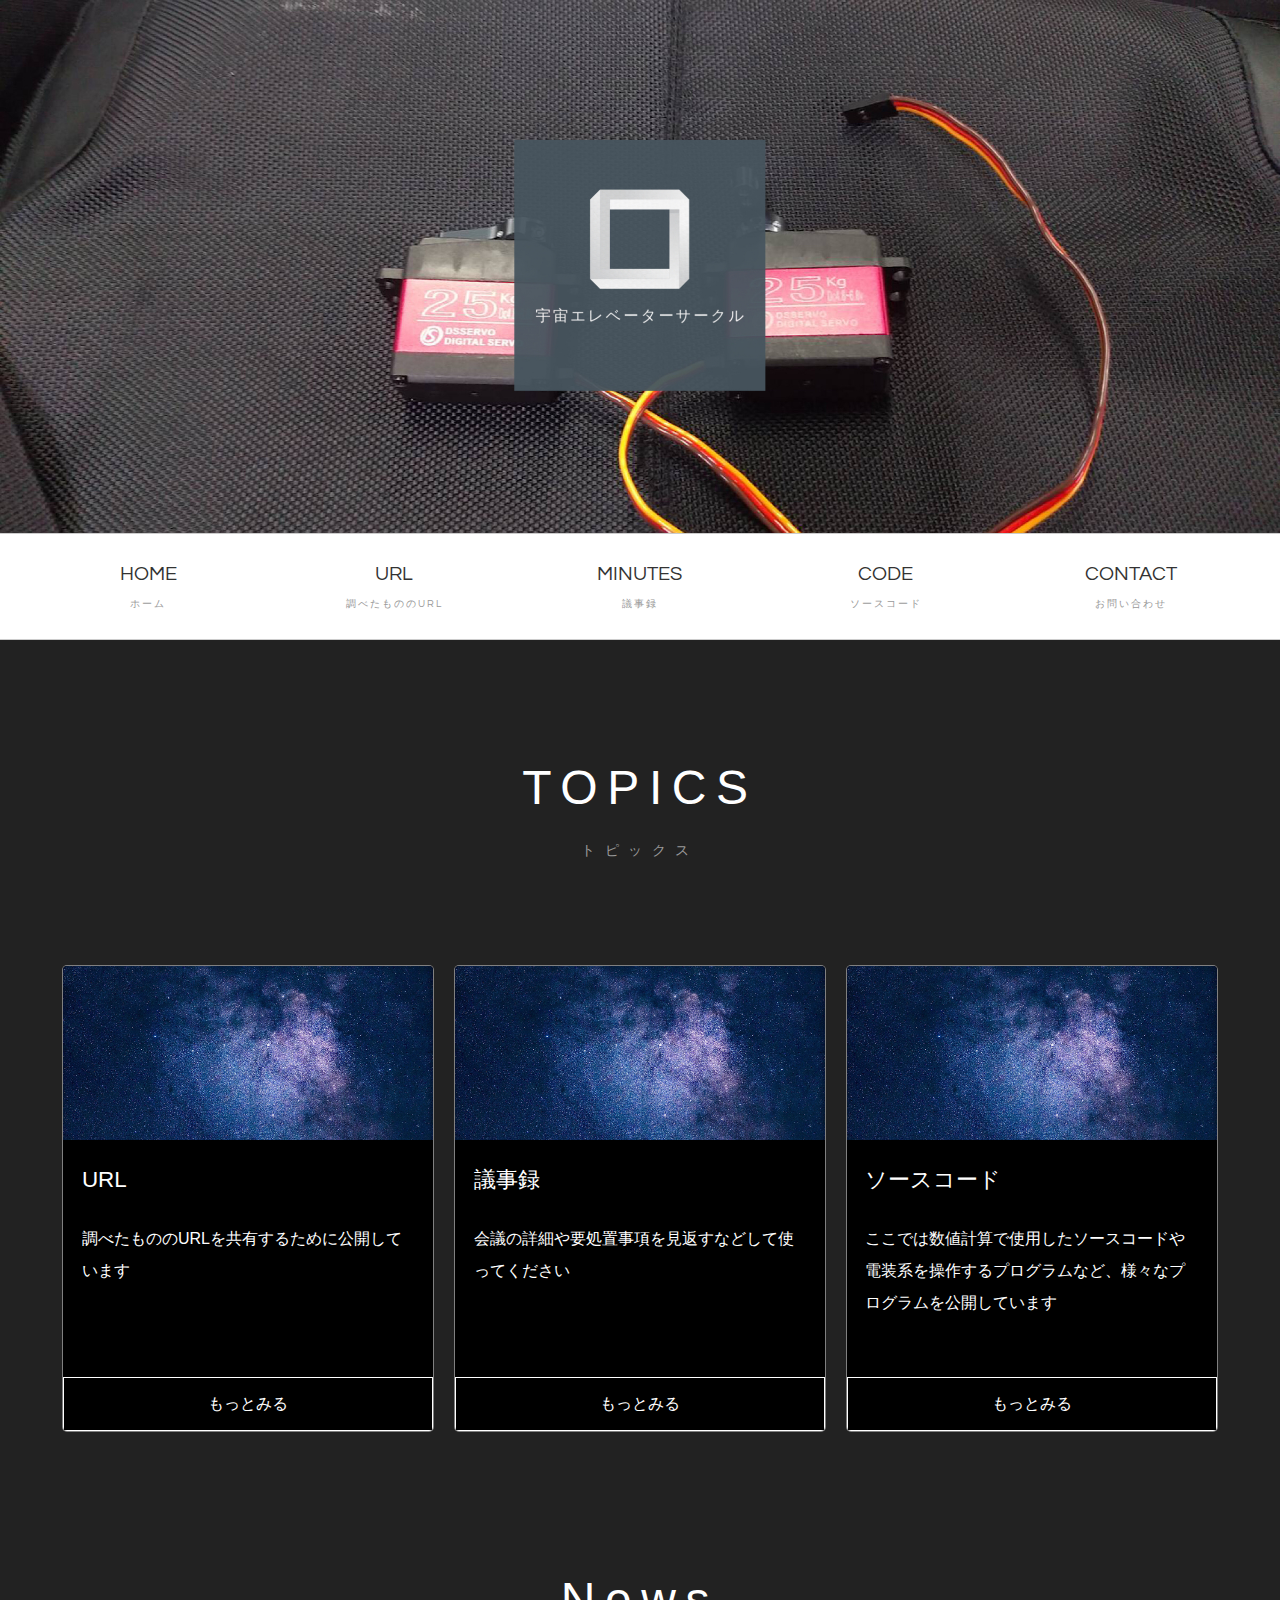
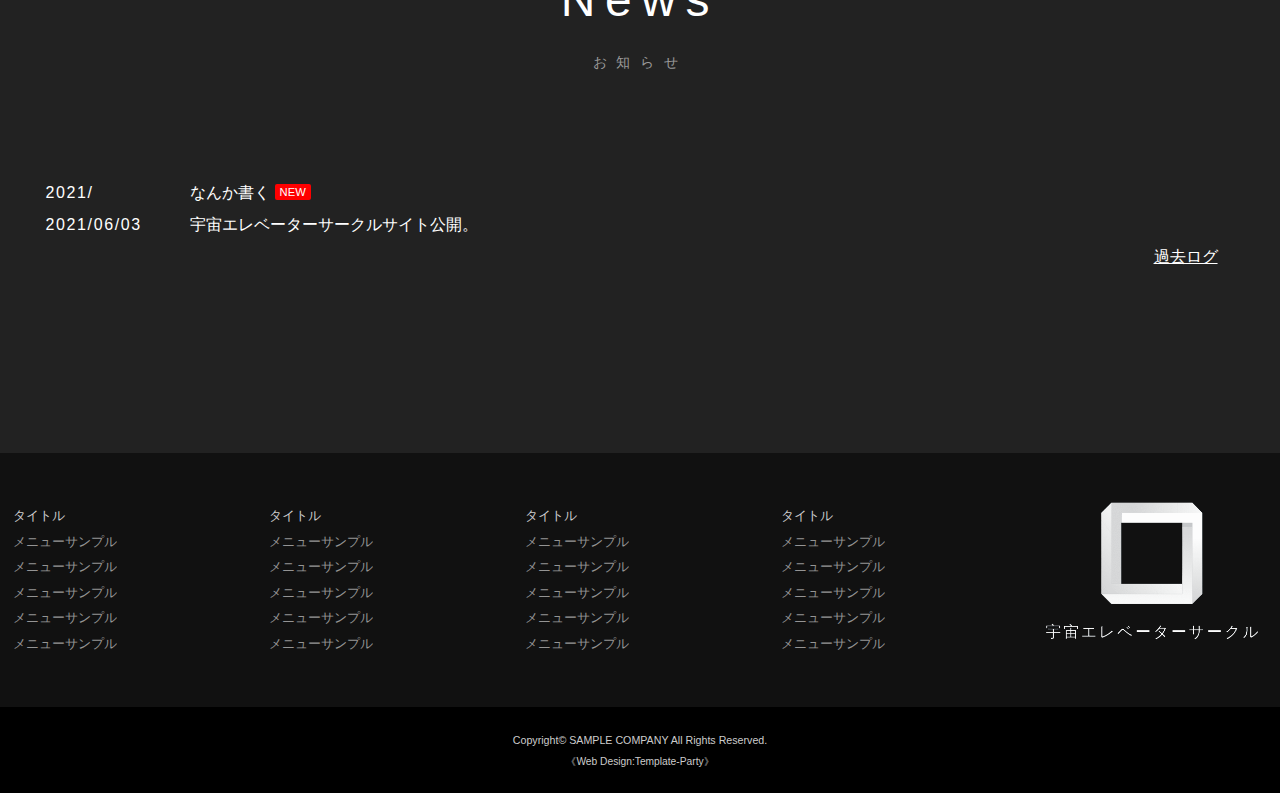
<file: index.html>
<!DOCTYPE html>
<html lang="ja">
<head>
<meta charset="UTF-8">
<meta http-equiv="X-UA-Compatible" content="IE=edge">
<title>宇宙エレベーターサークル</title>
<meta name="viewport" content="width=device-width, initial-scale=1">
<meta name="description" content="このホームページはサークル活動の記録をします">
<meta name="keywords" content="">
<link rel="stylesheet" href="css/style.css">
<link rel="stylesheet" href="css/slide.css">
<script src="js/openclose.js"></script>
<script src="js/fixmenu.js"></script>
<script src="js/fixmenu_pagetop.js"></script>
<script src="js/ddmenu_min.js"></script>
<!--[if lt IE 9]>
<script src="https://oss.maxcdn.com/html5shiv/3.7.2/html5shiv.min.js"></script>
<script src="https://oss.maxcdn.com/respond/1.4.2/respond.min.js"></script>
<![endif]-->
</head>

<body class="home">

<div id="container">

<header>
<h1 id="logo"><a href="index.html"><img src="images/logo.png" alt="SAMPLE COMPANY"></a></h1>
<!--スライドショー-->
<aside id="mainimg">
<img src="images/0.png" alt="" class="slide0">
<img src="images/1.jpg" alt="" class="slide1">
<img src="images/2.jpg" alt="" class="slide2">
<img src="images/3.jpg" alt="" class="slide3">
</aside>
</header>

<!--PC用（801px以上端末）メニュー-->
<nav id="menubar" class="nav-fix-pos">
<ul class="inner">
<li><a href="index.html">HOME<span>ホーム</span></a></li>
<li><a href="about.html">URL<span>調べたもののURL</span></a></li>
<li><a href="works.html" class="cursor-default">MINUTES<span>議事録</span></a>
</li>
<li><a href="recruit.html">CODE<span>ソースコード</span></a></li>
<li><a href="contact.html">CONTACT<span>お問い合わせ</span></a></li>
</ul>
</nav>

<!--小さな端末用（800px以下端末）メニュー-->
<nav id="menubar-s">
<ul>
<li><a href="index.html">HOME<span>ホーム</span></a></li>
<li><a href="about.html">URL<span>調べたもののURL</span></a></li>
<li><a href="works.html">MINUTES<span>議事録</span></a>
</li>
<li><a href="recruit.html">CODE<span>ソースコード</span></a></li>
<li><a href="contact.html">CONTACT<span>お問い合わせ</span></a></li>
</ul>
</nav>

<div id="contents">

<div class="inner">

<section>

<h2>TOPICS<span>トピックス</span></h2>

<div class="list-column-container">

<div class="list-column">
<figure><img src="images/sample1.jpg" alt=""></figure>
<div class="text">
<h4>URL</h4>
<p>調べたもののURLを共有するために公開しています</p>
</div>
<p class="btn1"><a href="#">もっとみる</a></p>
</div>

<div class="list-column">
<figure><img src="images/sample1.jpg" alt=""></figure>
<div class="text">
<h4>議事録</h4>
<p>会議の詳細や要処置事項を見返すなどして使ってください</p>
</div>
<p class="btn1"><a href="#">もっとみる</a></p>
</div>

<div class="list-column">
<figure><img src="images/sample1.jpg" alt=""></figure>
<div class="text">
<h4>ソースコード</h4>
<p>ここでは数値計算で使用したソースコードや電装系を操作するプログラムなど、様々なプログラムを公開しています</p>
</div>
<p class="btn1"><a href="#">もっとみる</a></p>
</div>

</div>
<!--/.list-column-container-->

</section>

<section id="new">

<h2>News<span>お知らせ</span></h2>
<dl>
<dt>2021/</dt>
<dd>なんか書く<span class="newicon">NEW</span></dd>
<dt>2021/06/03</dt>
<dd>宇宙エレベーターサークルサイト公開。</dd>
</dl>
<p class="r"><a href="#">過去ログ</a></p>

</section>
<!--/#new-->

<section>

</section>

</div>
<!--/.inner-->

</div>
<!--/#contents-->

<footer>

<div id="footermenu" class="inner">
<ul>
<li class="title">タイトル</li>
<li><a href="#">メニューサンプル</a></li>
<li><a href="#">メニューサンプル</a></li>
<li><a href="#">メニューサンプル</a></li>
<li><a href="#">メニューサンプル</a></li>
<li><a href="#">メニューサンプル</a></li>
</ul>
<ul>
<li class="title">タイトル</li>
<li><a href="#">メニューサンプル</a></li>
<li><a href="#">メニューサンプル</a></li>
<li><a href="#">メニューサンプル</a></li>
<li><a href="#">メニューサンプル</a></li>
<li><a href="#">メニューサンプル</a></li>
</ul>
<ul>
<li class="title">タイトル</li>
<li><a href="#">メニューサンプル</a></li>
<li><a href="#">メニューサンプル</a></li>
<li><a href="#">メニューサンプル</a></li>
<li><a href="#">メニューサンプル</a></li>
<li><a href="#">メニューサンプル</a></li>
</ul>
<ul>
<li class="title">タイトル</li>
<li><a href="#">メニューサンプル</a></li>
<li><a href="#">メニューサンプル</a></li>
<li><a href="#">メニューサンプル</a></li>
<li><a href="#">メニューサンプル</a></li>
<li><a href="#">メニューサンプル</a></li>
</ul>
</div>
<!--/#footermenu-->

<div id="copyright">

<small>Copyright&copy; <a href="index.html">SAMPLE COMPANY</a> All Rights Reserved.</small>
<span class="pr"><a href="https://template-party.com/" target="_blank">《Web Design:Template-Party》</a></span>
</div>
<!--/#copyright-->

</footer>

</div>
<!--/#container-->

<p class="nav-fix-pos-pagetop"><a href="#">↑</a></p>

<!--メニュー開閉ボタン-->
<div id="menubar_hdr" class="close"></div>

<!--メニューの開閉処理-->
<script>
open_close("menubar_hdr", "menubar-s");
</script>

<!--「WORKS」の子メニュー-->
<script>
	open_close("menubar_hdr2", "menubar-s2");
</script>

</body>
</html>
</file>
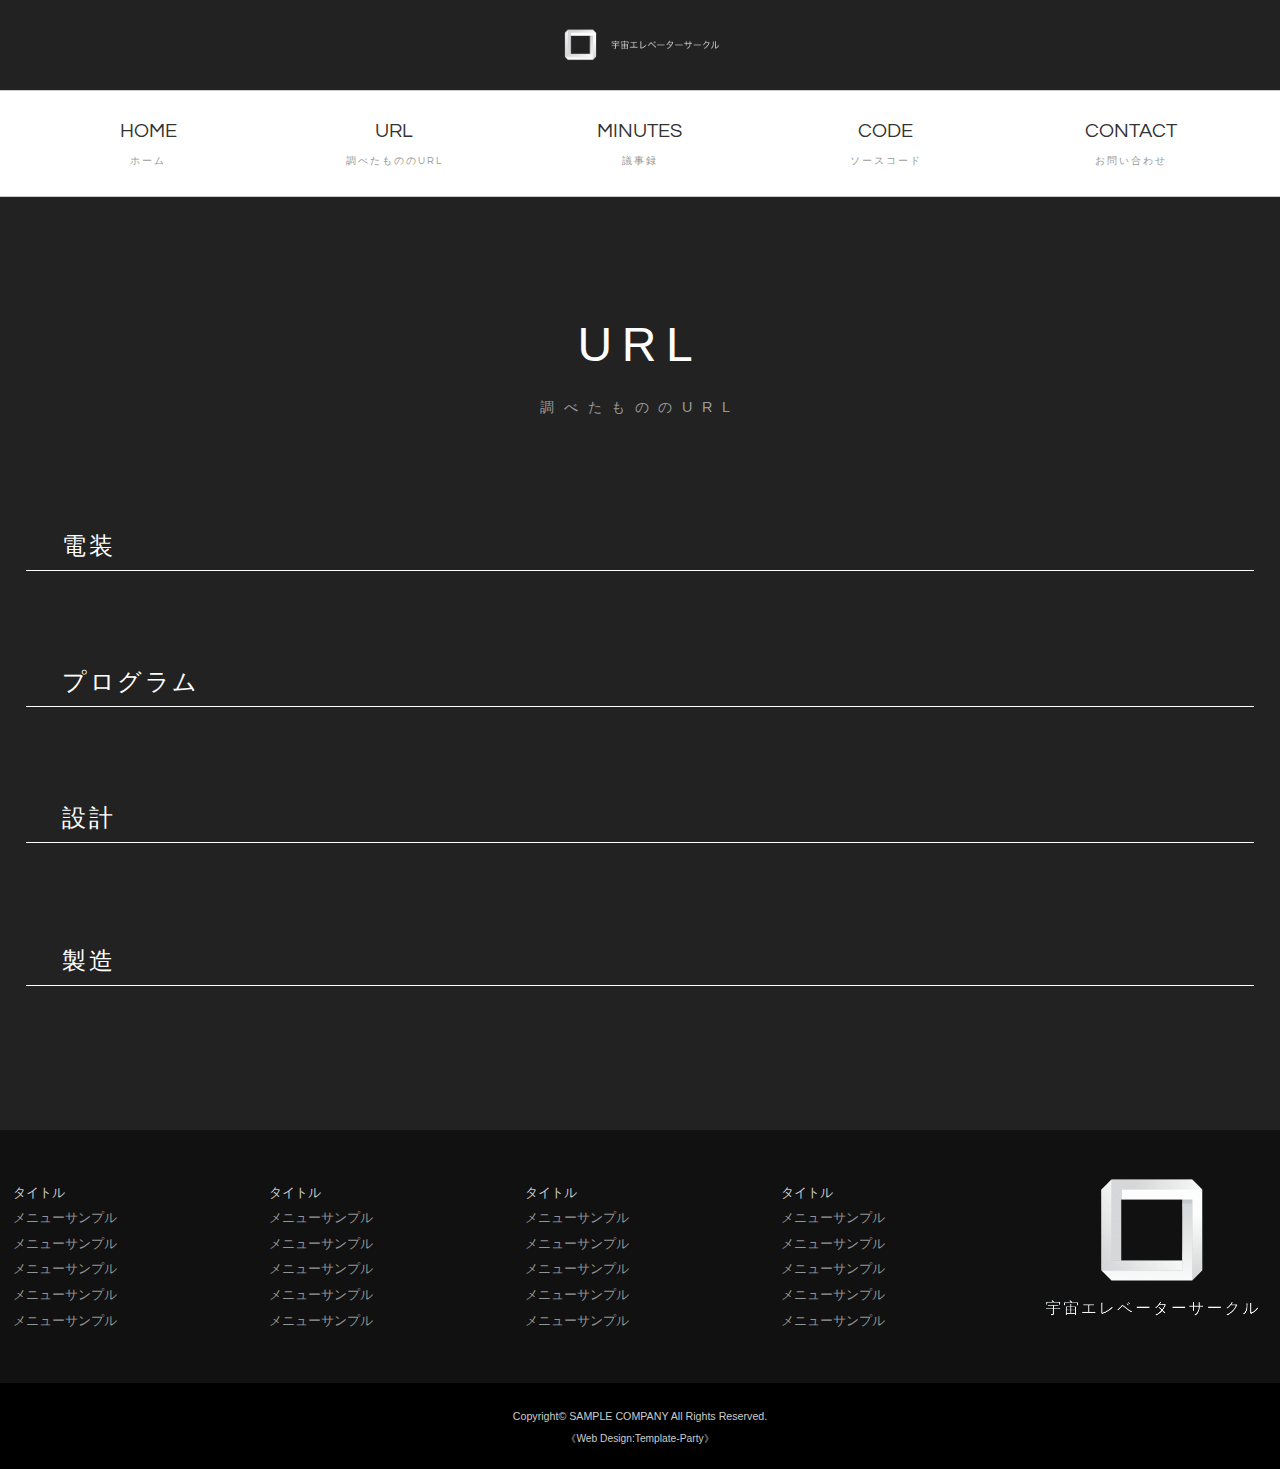
<file: about.html>
<!DOCTYPE html>
<html lang="ja">
<head>
<meta charset="UTF-8">
<meta http-equiv="X-UA-Compatible" content="IE=edge">
<title>宇宙エレベーターサークル</title>
<meta name="viewport" content="width=device-width, initial-scale=1">
<meta name="description" content="">
<meta name="keywords" content="">
<link rel="stylesheet" href="css/style.css">
<script src="js/openclose.js"></script>
<script src="js/fixmenu.js"></script>
<script src="js/fixmenu_pagetop.js"></script>
<script src="js/ddmenu_min.js"></script>
<!--[if lt IE 9]>
<script src="https://oss.maxcdn.com/html5shiv/3.7.2/html5shiv.min.js"></script>
<script src="https://oss.maxcdn.com/respond/1.4.2/respond.min.js"></script>
<![endif]-->
</head>

<body>

<div id="container">

<header>
<h1 id="logo"><a href="index.html"><img src="images/logo.png" alt="SAMPLE COMPANY"></a></h1>
</header>

<!--PC用（801px以上端末）メニュー-->
<nav id="menubar" class="nav-fix-pos">
<ul class="inner">
<li><a href="index.html">HOME<span>ホーム</span></a></li>
<li><a href="about.html">URL<span>調べたもののURL</span></a></li>
<li><a href="works.html" class="cursor-default">MINUTES<span>議事録</span></a>
</li>
<li><a href="recruit.html">CODE<span>ソースコード</span></a></li>
<li><a href="contact.html">CONTACT<span>お問い合わせ</span></a></li>
</ul>
</nav>

<!--小さな端末用（800px以下端末）メニュー-->
<nav id="menubar-s">
<ul>
<li><a href="index.html">HOME<span>ホーム</span></a></li>
<li><a href="about.html">URL<span>調べたもののURL</span></a></li>
<li><a href="works.html">MINUTES<span>議事録</span></a>
</li>
<li><a href="recruit.html">CODE<span>ソースコード</span></a></li>
<li><a href="contact.html">CONTACT<span>お問い合わせ</span></a></li>
</ul>
</nav>

<div id="contents">

<div class="inner">

<section>

<h2>URL<span>調べたもののURL</span></h2>

<h3>電装</h3>
<p></p>
<br>

<h3>プログラム</h3>
<p></p>
<br>

<h3>設計</h3>
<br>
<br>

<h3>製造</h3>
<br>
<br>

</section>

</div>
<!--/.inner-->

</div>
<!--/#contents-->

<footer>

<div id="footermenu" class="inner">
<ul>
<li class="title">タイトル</li>
<li><a href="#">メニューサンプル</a></li>
<li><a href="#">メニューサンプル</a></li>
<li><a href="#">メニューサンプル</a></li>
<li><a href="#">メニューサンプル</a></li>
<li><a href="#">メニューサンプル</a></li>
</ul>
<ul>
<li class="title">タイトル</li>
<li><a href="#">メニューサンプル</a></li>
<li><a href="#">メニューサンプル</a></li>
<li><a href="#">メニューサンプル</a></li>
<li><a href="#">メニューサンプル</a></li>
<li><a href="#">メニューサンプル</a></li>
</ul>
<ul>
<li class="title">タイトル</li>
<li><a href="#">メニューサンプル</a></li>
<li><a href="#">メニューサンプル</a></li>
<li><a href="#">メニューサンプル</a></li>
<li><a href="#">メニューサンプル</a></li>
<li><a href="#">メニューサンプル</a></li>
</ul>
<ul>
<li class="title">タイトル</li>
<li><a href="#">メニューサンプル</a></li>
<li><a href="#">メニューサンプル</a></li>
<li><a href="#">メニューサンプル</a></li>
<li><a href="#">メニューサンプル</a></li>
<li><a href="#">メニューサンプル</a></li>
</ul>
</div>
<!--/#footermenu-->

<div id="copyright">
<small>Copyright&copy; <a href="index.html">SAMPLE COMPANY</a> All Rights Reserved.</small>
<span class="pr"><a href="https://template-party.com/" target="_blank">《Web Design:Template-Party》</a></span>
</div>
<!--/#copyright-->

</footer>

</div>
<!--/#container-->

<p class="nav-fix-pos-pagetop"><a href="#">↑</a></p>

<!--メニュー開閉ボタン-->
<div id="menubar_hdr" class="close"></div>

<!--メニューの開閉処理-->
<script>
open_close("menubar_hdr", "menubar-s");
</script>

<!--「WORKS」の子メニュー-->
<script>
	open_close("menubar_hdr2", "menubar-s2");
</script>

</body>
</html>
</file>
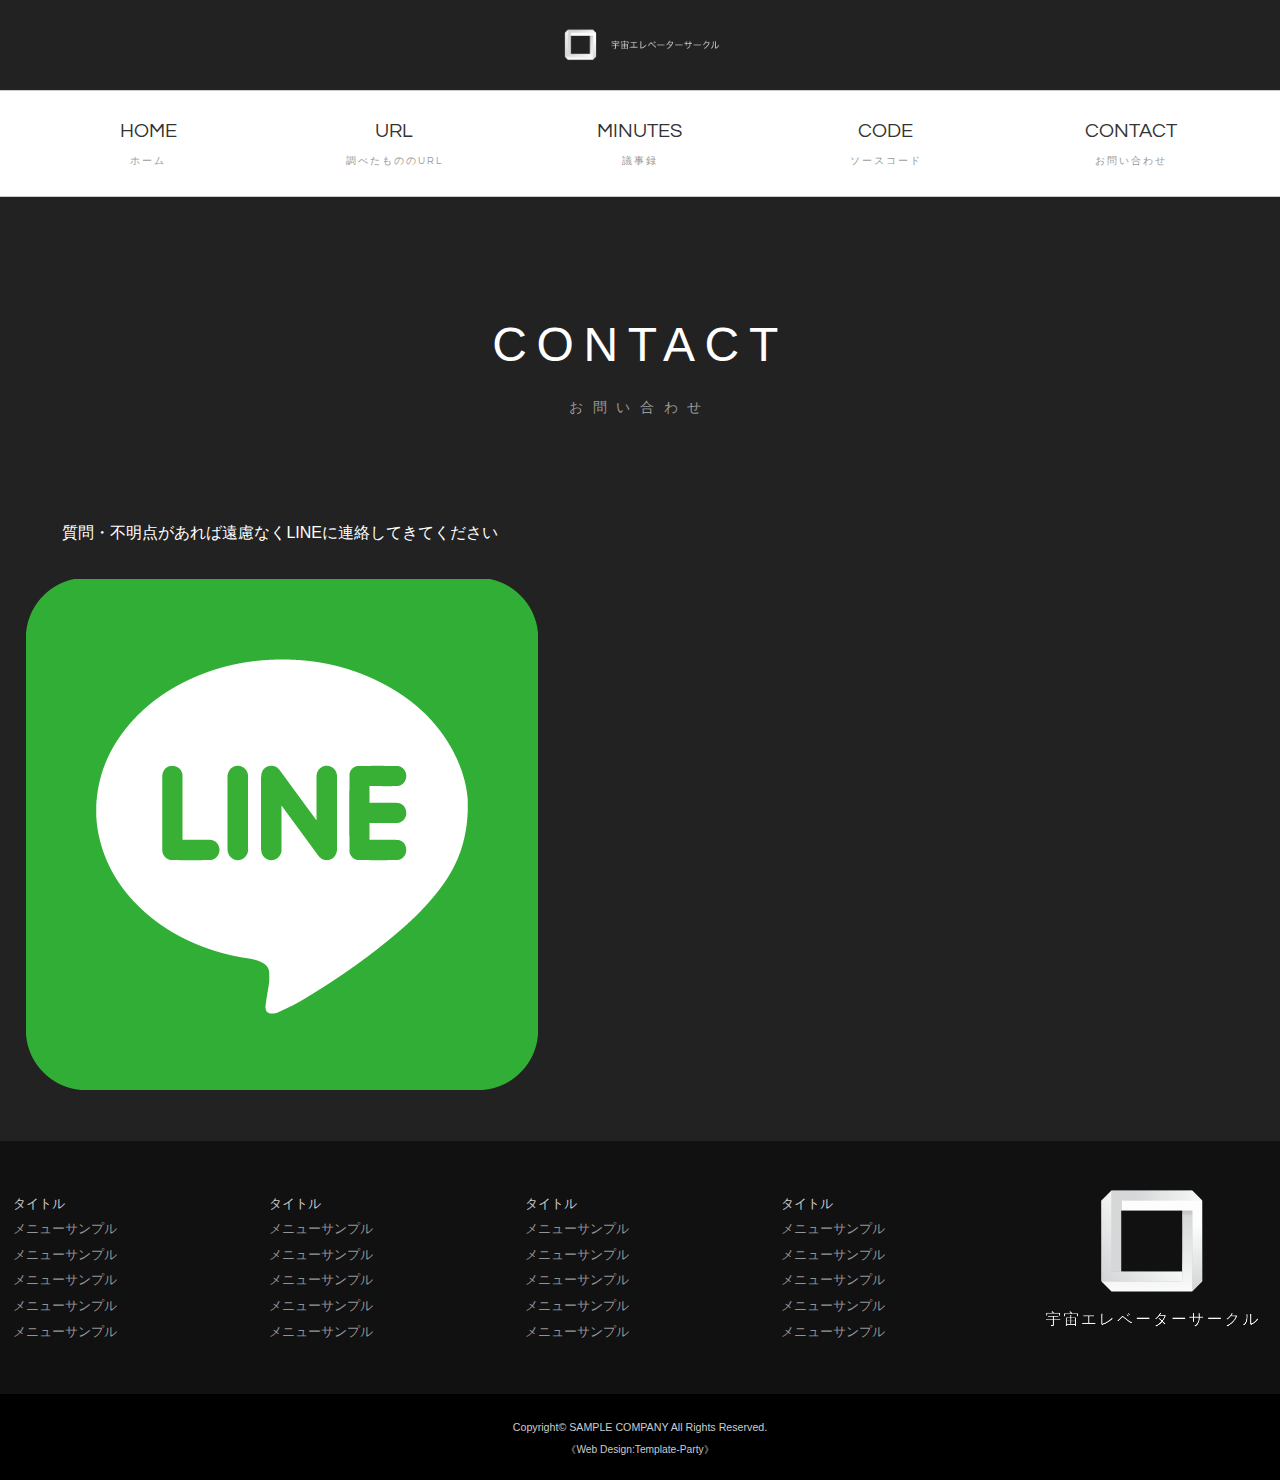
<file: contact.html>
<!DOCTYPE html>
<html lang="ja">
<head>
<meta charset="UTF-8">
<meta http-equiv="X-UA-Compatible" content="IE=edge">
<title>宇宙エレベーターサークル</title>
<meta name="viewport" content="width=device-width, initial-scale=1">
<meta name="description" content="">
<meta name="keywords" content="">
<link rel="stylesheet" href="css/style.css">
<script src="js/openclose.js"></script>
<script src="js/fixmenu.js"></script>
<script src="js/fixmenu_pagetop.js"></script>
<script src="js/ddmenu_min.js"></script>
<!--[if lt IE 9]>
<script src="https://oss.maxcdn.com/html5shiv/3.7.2/html5shiv.min.js"></script>
<script src="https://oss.maxcdn.com/respond/1.4.2/respond.min.js"></script>
<![endif]-->
</head>

<body>

<div id="container">

<header>
<h1 id="logo"><a href="index.html"><img src="images/logo.png" alt="SAMPLE COMPANY"></a></h1>
</header>

<!--PC用（801px以上端末）メニュー-->
<nav id="menubar" class="nav-fix-pos">
<ul class="inner">
<li><a href="index.html">HOME<span>ホーム</span></a></li>
<li><a href="about.html">URL<span>調べたもののURL</span></a></li>
<li><a href="works.html" class="cursor-default">MINUTES<span>議事録</span></a>
</li>
<li><a href="recruit.html">CODE<span>ソースコード</span></a></li>
<li><a href="contact.html">CONTACT<span>お問い合わせ</span></a></li>
</ul>
</nav>

<!--小さな端末用（800px以下端末）メニュー-->
<nav id="menubar-s">
<ul>
<li><a href="index.html">HOME<span>ホーム</span></a></li>
<li><a href="about.html">URL<span>調べたもののURL</span></a></li>
<li><a href="works.html">MINUTES<span>議事録</span></a>
</li>
<li><a href="recruit.html">CODE<span>ソースコード</span></a></li>
<li><a href="contact.html">CONTACT<span>お問い合わせ</span></a></li>
</ul>
</nav>

<div id="contents">

<div class="inner">

<section>

<h2>CONTACT<span>お問い合わせ</span></h2>
<p class="check">質問・不明点があれば遠慮なくLINEに連絡してきてください</p>
<a href="https://line.me/ti/p/v0sKVAn7Iz"><img src="images/line.png" class="icon "alt="Facebook"></a>

</section>

</div>
<!--/.inner-->

</div>
<!--/#contents-->

<footer>

<div id="footermenu" class="inner">
<ul>
<li class="title">タイトル</li>
<li><a href="#">メニューサンプル</a></li>
<li><a href="#">メニューサンプル</a></li>
<li><a href="#">メニューサンプル</a></li>
<li><a href="#">メニューサンプル</a></li>
<li><a href="#">メニューサンプル</a></li>
</ul>
<ul>
<li class="title">タイトル</li>
<li><a href="#">メニューサンプル</a></li>
<li><a href="#">メニューサンプル</a></li>
<li><a href="#">メニューサンプル</a></li>
<li><a href="#">メニューサンプル</a></li>
<li><a href="#">メニューサンプル</a></li>
</ul>
<ul>
<li class="title">タイトル</li>
<li><a href="#">メニューサンプル</a></li>
<li><a href="#">メニューサンプル</a></li>
<li><a href="#">メニューサンプル</a></li>
<li><a href="#">メニューサンプル</a></li>
<li><a href="#">メニューサンプル</a></li>
</ul>
<ul>
<li class="title">タイトル</li>
<li><a href="#">メニューサンプル</a></li>
<li><a href="#">メニューサンプル</a></li>
<li><a href="#">メニューサンプル</a></li>
<li><a href="#">メニューサンプル</a></li>
<li><a href="#">メニューサンプル</a></li>
</ul>
</div>
<!--/#footermenu-->

<div id="copyright">

<small>Copyright&copy; <a href="index.html">SAMPLE COMPANY</a> All Rights Reserved.</small>
<span class="pr"><a href="https://template-party.com/" target="_blank">《Web Design:Template-Party》</a></span>
</div>
<!--/#copyright-->

</footer>

</div>
<!--/#container-->

<p class="nav-fix-pos-pagetop"><a href="#">↑</a></p>

<!--メニュー開閉ボタン-->
<div id="menubar_hdr" class="close"></div>

<!--メニューの開閉処理-->
<script>
open_close("menubar_hdr", "menubar-s");
</script>

<!--「WORKS」の子メニュー-->
<script>
	open_close("menubar_hdr2", "menubar-s2");
</script>

</body>
</html>
</file>
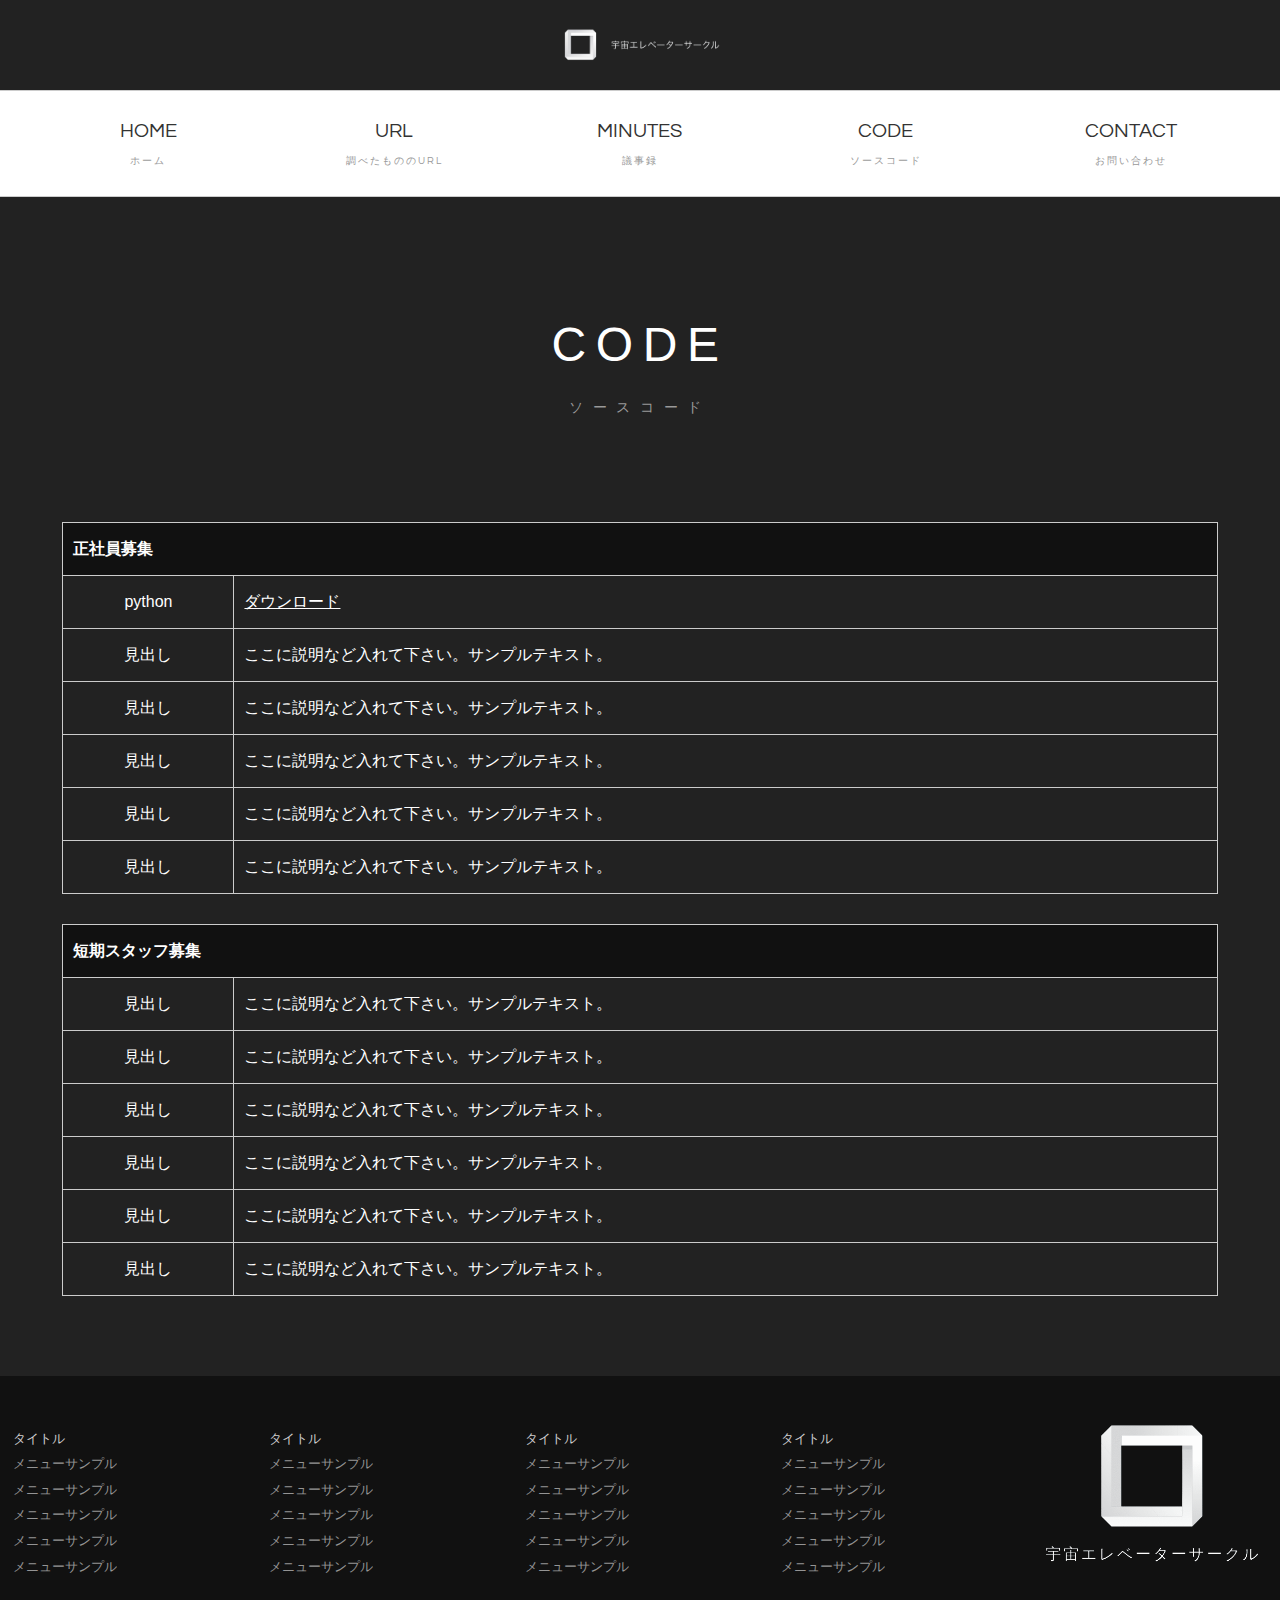
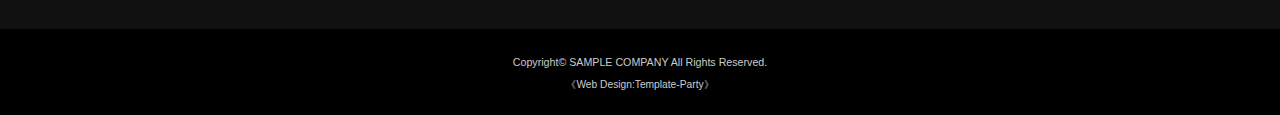
<file: recruit.html>
<!DOCTYPE html>
<html lang="ja">
<head>
<meta charset="UTF-8">
<meta http-equiv="X-UA-Compatible" content="IE=edge">
<title>宇宙エレベーターサークル</title>
<meta name="viewport" content="width=device-width, initial-scale=1">
<meta name="description" content="">
<meta name="keywords" content="">
<link rel="stylesheet" href="css/style.css">
<script src="js/openclose.js"></script>
<script src="js/fixmenu.js"></script>
<script src="js/fixmenu_pagetop.js"></script>
<script src="js/ddmenu_min.js"></script>
<!--[if lt IE 9]>
<script src="https://oss.maxcdn.com/html5shiv/3.7.2/html5shiv.min.js"></script>
<script src="https://oss.maxcdn.com/respond/1.4.2/respond.min.js"></script>
<![endif]-->
</head>

<body>

<div id="container">

<header>
<h1 id="logo"><a href="index.html"><img src="images/logo.png" alt="SAMPLE COMPANY"></a></h1>
</header>

<!--PC用（801px以上端末）メニュー-->
<nav id="menubar" class="nav-fix-pos">
<ul class="inner">
<li><a href="index.html">HOME<span>ホーム</span></a></li>
<li><a href="about.html">URL<span>調べたもののURL</span></a></li>
<li><a href="works.html" class="cursor-default">MINUTES<span>議事録</span></a>
</li>
<li><a href="recruit.html">CODE<span>ソースコード</span></a></li>
<li><a href="contact.html">CONTACT<span>お問い合わせ</span></a></li>
</ul>
</nav>

<!--小さな端末用（800px以下端末）メニュー-->
<nav id="menubar-s">
<ul>
<li><a href="index.html">HOME<span>ホーム</span></a></li>
<li><a href="about.html">URL<span>調べたもののURL</span></a></li>
<li><a href="works.html">MINUTES<span>議事録</span></a>
</li>
<li><a href="recruit.html">CODE<span>ソースコード</span></a></li>
<li><a href="contact.html">CONTACT<span>お問い合わせ</span></a></li>
</ul>
</nav>

<div id="contents">

<div class="inner">

<section>

<h2>CODE<span>ソースコード</span></h2>

<table class="ta1">
<caption>正社員募集</caption>
<tr>
<th>python</th>
<td><a href="SPM_RPM_INPUT.py">ダウンロード</a></td>
</tr>
<tr>
<th>見出し</th>
<td>ここに説明など入れて下さい。サンプルテキスト。</td>
</tr>
<tr>
<th>見出し</th>
<td>ここに説明など入れて下さい。サンプルテキスト。</td>
</tr>
<tr>
<th>見出し</th>
<td>ここに説明など入れて下さい。サンプルテキスト。</td>
</tr>
<tr>
<th>見出し</th>
<td>ここに説明など入れて下さい。サンプルテキスト。</td>
</tr>
<tr>
<th>見出し</th>
<td>ここに説明など入れて下さい。サンプルテキスト。</td>
</tr>
</table>

<table class="ta1">
<caption>短期スタッフ募集</caption>
<tr>
<th>見出し</th>
<td>ここに説明など入れて下さい。サンプルテキスト。</td>
</tr>
<tr>
<th>見出し</th>
<td>ここに説明など入れて下さい。サンプルテキスト。</td>
</tr>
<tr>
<th>見出し</th>
<td>ここに説明など入れて下さい。サンプルテキスト。</td>
</tr>
<tr>
<th>見出し</th>
<td>ここに説明など入れて下さい。サンプルテキスト。</td>
</tr>
<tr>
<th>見出し</th>
<td>ここに説明など入れて下さい。サンプルテキスト。</td>
</tr>
<tr>
<th>見出し</th>
<td>ここに説明など入れて下さい。サンプルテキスト。</td>
</tr>
</table>

</section>

</div>
<!--/.inner-->

</div>
<!--/#contents-->

<footer>

<div id="footermenu" class="inner">
<ul>
<li class="title">タイトル</li>
<li><a href="#">メニューサンプル</a></li>
<li><a href="#">メニューサンプル</a></li>
<li><a href="#">メニューサンプル</a></li>
<li><a href="#">メニューサンプル</a></li>
<li><a href="#">メニューサンプル</a></li>
</ul>
<ul>
<li class="title">タイトル</li>
<li><a href="#">メニューサンプル</a></li>
<li><a href="#">メニューサンプル</a></li>
<li><a href="#">メニューサンプル</a></li>
<li><a href="#">メニューサンプル</a></li>
<li><a href="#">メニューサンプル</a></li>
</ul>
<ul>
<li class="title">タイトル</li>
<li><a href="#">メニューサンプル</a></li>
<li><a href="#">メニューサンプル</a></li>
<li><a href="#">メニューサンプル</a></li>
<li><a href="#">メニューサンプル</a></li>
<li><a href="#">メニューサンプル</a></li>
</ul>
<ul>
<li class="title">タイトル</li>
<li><a href="#">メニューサンプル</a></li>
<li><a href="#">メニューサンプル</a></li>
<li><a href="#">メニューサンプル</a></li>
<li><a href="#">メニューサンプル</a></li>
<li><a href="#">メニューサンプル</a></li>
</ul>
</div>
<!--/#footermenu-->

<div id="copyright">

<small>Copyright&copy; <a href="index.html">SAMPLE COMPANY</a> All Rights Reserved.</small>
<span class="pr"><a href="https://template-party.com/" target="_blank">《Web Design:Template-Party》</a></span>
</div>
<!--/#copyright-->

</footer>

</div>
<!--/#container-->

<p class="nav-fix-pos-pagetop"><a href="#">↑</a></p>

<!--メニュー開閉ボタン-->
<div id="menubar_hdr" class="close"></div>

<!--メニューの開閉処理-->
<script>
open_close("menubar_hdr", "menubar-s");
</script>

<!--「WORKS」の子メニュー-->
<script>
	open_close("menubar_hdr2", "menubar-s2");
</script>

</body>
</html>
</file>
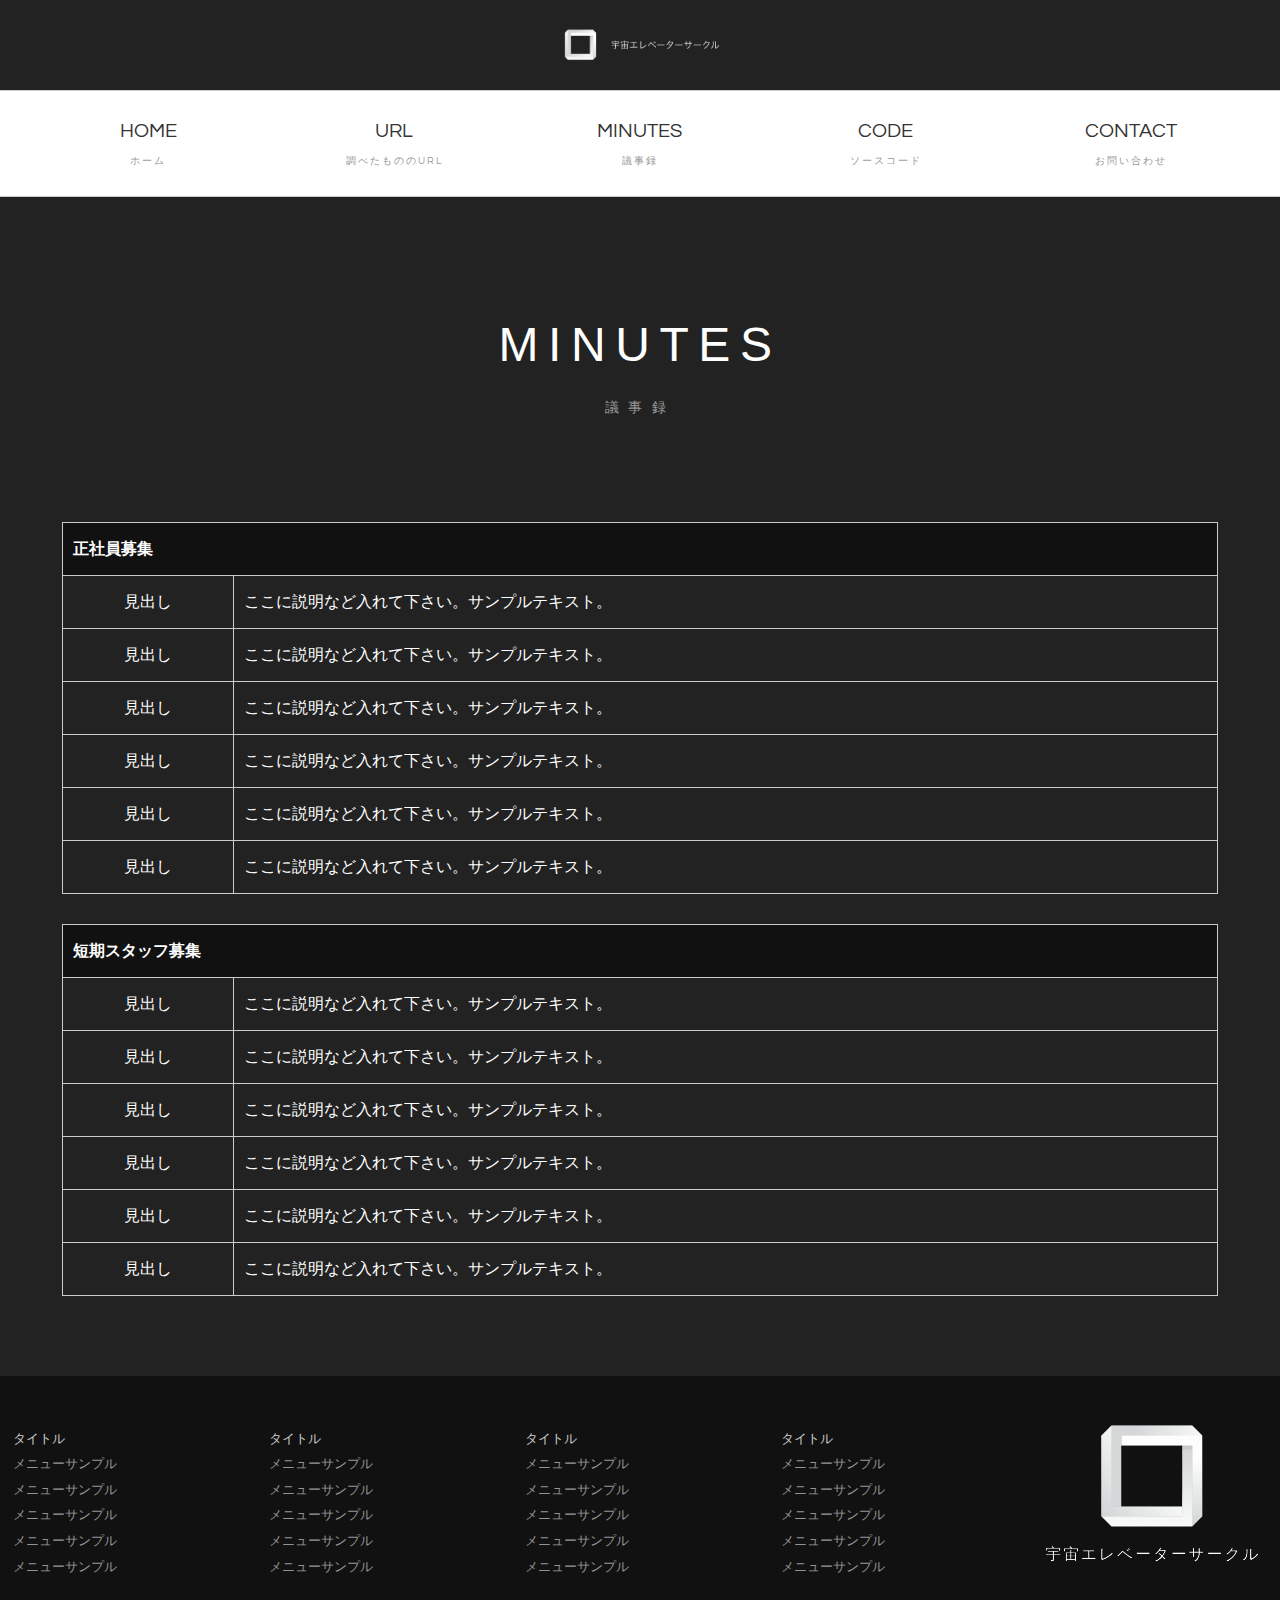
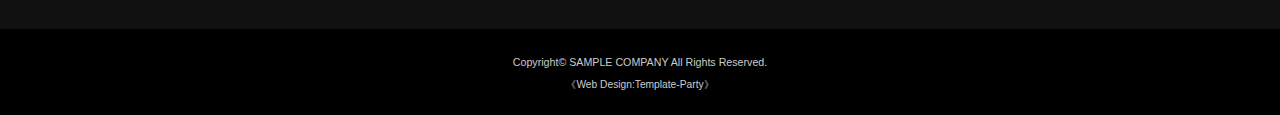
<file: works.html>
<!DOCTYPE html>
<html lang="ja">
<head>
<meta charset="UTF-8">
<meta http-equiv="X-UA-Compatible" content="IE=edge">
<title>宇宙エレベーターサークル</title>
<meta name="viewport" content="width=device-width, initial-scale=1">
<meta name="description" content="">
<meta name="keywords" content="">
<link rel="stylesheet" href="css/style.css">
<script src="js/openclose.js"></script>
<script src="js/fixmenu.js"></script>
<script src="js/fixmenu_pagetop.js"></script>
<script src="js/ddmenu_min.js"></script>
<!--[if lt IE 9]>
<script src="https://oss.maxcdn.com/html5shiv/3.7.2/html5shiv.min.js"></script>
<script src="https://oss.maxcdn.com/respond/1.4.2/respond.min.js"></script>
<![endif]-->
</head>

<body>

<div id="container">

<header>
<h1 id="logo"><a href="index.html"><img src="images/logo.png" alt="SAMPLE COMPANY"></a></h1>
</header>

<!--PC用（801px以上端末）メニュー-->
<nav id="menubar" class="nav-fix-pos">
<ul class="inner">
<li><a href="index.html">HOME<span>ホーム</span></a></li>
<li><a href="about.html">URL<span>調べたもののURL</span></a></li>
<li><a href="works.html" class="cursor-default">MINUTES<span>議事録</span></a>
</li>
<li><a href="recruit.html">CODE<span>ソースコード</span></a></li>
<li><a href="contact.html">CONTACT<span>お問い合わせ</span></a></li>
</ul>
</nav>

<!--小さな端末用（800px以下端末）メニュー-->
<nav id="menubar-s">
<ul>
<li><a href="index.html">HOME<span>ホーム</span></a></li>
<li><a href="about.html">URL<span>調べたもののURL</span></a></li>
<li><a href="works.html">MINUTES<span>議事録</span></a>
</li>
<li><a href="recruit.html">CODE<span>ソースコード</span></a></li>
<li><a href="contact.html">CONTACT<span>お問い合わせ</span></a></li>
</ul>
</nav>

<div id="contents">

<div class="inner">

<section>

<h2>MINUTES<span>議事録</span></h2>

<table class="ta1">
<caption>正社員募集</caption>
<tr>
<th>見出し</th>
<td>ここに説明など入れて下さい。サンプルテキスト。</td>
</tr>
<tr>
<th>見出し</th>
<td>ここに説明など入れて下さい。サンプルテキスト。</td>
</tr>
<tr>
<th>見出し</th>
<td>ここに説明など入れて下さい。サンプルテキスト。</td>
</tr>
<tr>
<th>見出し</th>
<td>ここに説明など入れて下さい。サンプルテキスト。</td>
</tr>
<tr>
<th>見出し</th>
<td>ここに説明など入れて下さい。サンプルテキスト。</td>
</tr>
<tr>
<th>見出し</th>
<td>ここに説明など入れて下さい。サンプルテキスト。</td>
</tr>
</table>

<table class="ta1">
<caption>短期スタッフ募集</caption>
<tr>
<th>見出し</th>
<td>ここに説明など入れて下さい。サンプルテキスト。</td>
</tr>
<tr>
<th>見出し</th>
<td>ここに説明など入れて下さい。サンプルテキスト。</td>
</tr>
<tr>
<th>見出し</th>
<td>ここに説明など入れて下さい。サンプルテキスト。</td>
</tr>
<tr>
<th>見出し</th>
<td>ここに説明など入れて下さい。サンプルテキスト。</td>
</tr>
<tr>
<th>見出し</th>
<td>ここに説明など入れて下さい。サンプルテキスト。</td>
</tr>
<tr>
<th>見出し</th>
<td>ここに説明など入れて下さい。サンプルテキスト。</td>
</tr>
</table>
</section>

</div>
<!--/.inner-->

</div>
<!--/#contents-->

<footer>

<div id="footermenu" class="inner">
<ul>
<li class="title">タイトル</li>
<li><a href="#">メニューサンプル</a></li>
<li><a href="#">メニューサンプル</a></li>
<li><a href="#">メニューサンプル</a></li>
<li><a href="#">メニューサンプル</a></li>
<li><a href="#">メニューサンプル</a></li>
</ul>
<ul>
<li class="title">タイトル</li>
<li><a href="#">メニューサンプル</a></li>
<li><a href="#">メニューサンプル</a></li>
<li><a href="#">メニューサンプル</a></li>
<li><a href="#">メニューサンプル</a></li>
<li><a href="#">メニューサンプル</a></li>
</ul>
<ul>
<li class="title">タイトル</li>
<li><a href="#">メニューサンプル</a></li>
<li><a href="#">メニューサンプル</a></li>
<li><a href="#">メニューサンプル</a></li>
<li><a href="#">メニューサンプル</a></li>
<li><a href="#">メニューサンプル</a></li>
</ul>
<ul>
<li class="title">タイトル</li>
<li><a href="#">メニューサンプル</a></li>
<li><a href="#">メニューサンプル</a></li>
<li><a href="#">メニューサンプル</a></li>
<li><a href="#">メニューサンプル</a></li>
<li><a href="#">メニューサンプル</a></li>
</ul>
</div>
<!--/#footermenu-->

<div id="copyright">

<small>Copyright&copy; <a href="index.html">SAMPLE COMPANY</a> All Rights Reserved.</small>
<span class="pr"><a href="https://template-party.com/" target="_blank">《Web Design:Template-Party》</a></span>
</div>
<!--/#copyright-->

</footer>

</div>
<!--/#container-->

<p class="nav-fix-pos-pagetop"><a href="#">↑</a></p>

<!--メニュー開閉ボタン-->
<div id="menubar_hdr" class="close"></div>

<!--メニューの開閉処理-->
<script>
open_close("menubar_hdr", "menubar-s");
</script>

<!--「WORKS」の子メニュー-->
<script>
	open_close("menubar_hdr2", "menubar-s2");
</script>

</body>
</html>
</file>
<file: css/style.css>
@charset "utf-8";


/*Google Fontsの読み込み
---------------------------------------------------------------------------*/
@import url('https://fonts.googleapis.com/css2?family=Questrial&display=swap');
@import url('https://fonts.googleapis.com/css2?family=Tangerine&display=swap');


/*keyframes.cssの読み込み
---------------------------------------------------------------------------*/
@import url("keyframes.css");


/*全端末（PC・タブレット・スマホ）共通設定
------------------------------------------------------------------------------------------------------------------------------------------------------*/

/*全体の設定
---------------------------------------------------------------------------*/
body {
	margin: 0px;
	padding: 0px;
	color: #fff;	/*全体の文字色*/
	font-family:"ヒラギノ角ゴ Pro W3", "Hiragino Kaku Gothic Pro", "メイリオ", Meiryo, Osaka, "ＭＳ Ｐゴシック", "MS PGothic", sans-serif;	/*フォント種類*/
	font-size: 16px;	/*文字サイズ*/
	line-height: 2;		/*行間*/
	background: #222;	/*背景色*/
	-webkit-text-size-adjust: none;
}
h1,h2,h3,h4,h5,p,ul,ol,li,dl,dt,dd,form,figure,form {margin: 0px;padding: 0px;font-size: 100%;font-weight: normal;}
ul {list-style-type: none;}
ol {padding-left: 40px;padding-bottom: 15px;}
img {border: none;max-width: 100%;height: auto;vertical-align: middle;}
table {border-collapse:collapse;font-size: 100%;border-spacing: 0;}
video {max-width: 100%;}
iframe {width: 100%;}

/*リンク（全般）設定
---------------------------------------------------------------------------*/
a {
	color: #fff;		/*リンクテキストの色*/
	transition: 0.2s;	/*マウスオン時の移り変わるまでの時間設定。0.2秒。*/
}
a:hover {
	color: #ffd93f;			/*マウスオン時の文字色*/
	text-decoration: none;	/*マウスオン時に下線を消す設定。残したいならこの１行削除。*/
}

/*inner
---------------------------------------------------------------------------*/
.inner {
	max-width: 1400px;	/*サイトの最大幅*/
	margin: 0 auto;
	padding-left: 2%;
	padding-right: 2%;
}

/*ヘッダー
---------------------------------------------------------------------------*/
/*ヘッダーブロック*/
header {
	position: relative;
	padding: 20px;	/*ヘッダー内の余白*/
}
/*ヘッダーブロック（トップページへの追加設定）*/
.home header {
	padding: 0px;	/*余白をなしに*/
}
/*ロゴ画像*/
header #logo {
	width: 200px;	/*画像幅*/
	margin: 0 auto;	/*中央配置*/
}
/*ロゴ画像（トップページへの追加設定）*/
.home header #logo {
	display: none;	/*スライドショーの邪魔なので非表示に*/
}

/*メインメニューのブロック
---------------------------------------------------------------------------*/
/*メニューブロック*/
#menubar {
	position: relative;z-index: 10;
	text-align: center;	/*文字を中央に*/
	background: #fff;	/*背景色*/
	border-top: 1px solid #ccc;		/*上の線の幅、線種、色*/
	border-bottom: 1px solid #ccc;	/*下の線の幅、線種、色*/
	font-family: 'Questrial', sans-serif;	/*冒頭で読み込んだGoogle Fontsを適用する指定*/
	height: 105px;	/*高さ。「#menubar ul li a」や「fixmenu」とも連動するので変更の際は注意。説明はこの下の「#menubar ul li a」で書いています。*/

}
/*メニュー１個あたりの設定*/
#menubar ul li {
	float: left;	/*左に回り込み*/
	width: 20%;		/*幅。今回は５個なので、100÷5=20。*/
	font-size: 20px;	/*文字サイズ*/
}
#menubar ul li a {
	text-decoration: none;display: block;
	height: 85px;		/*メニューブロックの高さ。ここの「85」と、下の行の「20」を合計した「105」の数字と、上の「#menubar」の「height」および下のfixmenu設定に２箇所ある「margin-top」の数字を合わせて下さい。*/
	padding-top: 20px;	/*メニューブロックの高さプラス、上に空ける余白。メニューテキストの上下の配置バランスをここで調整して下さい。※変更の際は、上の行の注意書きもしっかり読んで下さい。*/
	color: #333;		/*文字色*/
}
/*マウスオン時の文字色*/
#menubar ul li a:hover {
	color: #a10808;		/*文字色*/
}
/*飾り文字*/
#menubar ul li span {
	display: block;
	font-size: 10px;	/*文字サイズ*/
	color: #999;		/*文字色*/
	letter-spacing: 0.2em;	/*文字間隔を少し広くとる設定*/
}
/*スマホ用メニューを表示させない*/
#menubar-s, #menubar-s2 {display: none;}

/*３本バーアイコンを表示させない*/
#menubar_hdr {display: none;}

/*ドロップダウンメニューの親メニュー*/
#menubar a.cursor-default {
	cursor: default;	/*マウスオーバー時に通常のカーソルになるように*/
	color: #333;		/*文字色*/
}

/*ドロップダウンメニュー用
----------------------------------------------------------------------------------------------------------------------------------*/
/*メニューブロック*/
#menubar ul.ddmenu {
	position:absolute;visibility: hidden;z-index: 10;
	left: 0px;
	width: 94%;
	padding: 50px 3%;
	background: #000;	/*背景色。古いブラウザ用。*/
	background: rgba(0,0,0,0.85);	/*背景色。0,0,0は黒のことで0.85は色が85%出た状態のこと。*/
	text-align: center;	/*テキストをセンタリング*/
	border-bottom: 1px solid #fff;	/*境界が見辛いので、下線の設定。*/
}
/*ドロップダウンメニューの出現アニメーション*/
#menubar li:hover ul.ddmenu {
	animation-name: opa1;		/*keyframes.cssで使う@keyframesの指定*/
	animation-fill-mode: both;
	animation-duration: 0.8S;	/*アニメーションを実行する時間。「s」は秒の事。*/
	animation-delay: 0.1s;		/*出現するタイミング（秒後）*/
}
/*メニュー１個あたりの設定*/
#menubar ul.ddmenu li {
	float: none;
	width: auto;
	display: inline-block;
	font-size: 85%;	/*文字サイズ*/
}
#menubar ul.ddmenu li a {
	height: auto;
	padding: 20px;	/*メニューテキスト同士の余白*/
	color: #fff;	/*文字色*/
	opacity: 0.7;	/*透明度。70%色がついた状態。*/
}
/*マウスオン時*/
#menubar ul.ddmenu li a:hover {
	opacity: 1;		/*透明度。色が100%出た状態。*/
}

/*fixmenu設定（メニューが画面上部に到達した際のスタイル）
---------------------------------------------------------------------------*/
/*上部固定メニュー用fixmenu設定*/
body.is-fixed-menu #menubar.nav-fix-pos {
	position: fixed;width: 100%;top: 0px;
	height: 60px;	/*メニューの高さを少し狭くする*/
}
body.is-fixed-menu #contents {
	margin-top: 105px;	/*※上の「#menubar ul li a」の注意書きにある数字を指定します。*/
}
/*※以下の２ブロックのスタイルの「中身」は、上の２ブロックのスタイルと単純に合わせておいて下さい。*/
body.is-fixed #menubar.nav-fix-pos {
	position: fixed;width: 100%;top: 0px;
}
body.is-fixed #contents {
	margin-top: 105px;	/*※上の「#menubar ul li a」の注意書きにある数字を指定します。*/
}

/*装飾文字を非表示にする*/
body.is-fixed-menu #menubar ul li span {
	display: none;
}
/*メニューテキストの上下バランスを調整しなおす。２つの数字の合計と、「body.is-fixed-menu #menubar.nav-fix-pos」の「height: 60px;」の数字が合うようにして下さい。*/
body.is-fixed-menu #menubar ul li a {
	height: 50px;
	padding-top: 10px;
}
/*ドロップダウンメニューへの再設定*/
body.is-fixed-menu #menubar ul.ddmenu li a {
	padding: 20px;
	height: auto;
}

/*コンテンツ
---------------------------------------------------------------------------*/
#contents {
	padding: 100px 0 50px;	/*上、左右、下へのコンテンツ内の余白*/
	position: relative;
	animation-name: opa2;	/*keyframes.cssで使う@keyframesの指定*/
	animation-duration: 0.5S;	/*アニメーションの実行時間*/
	animation-delay: 0.5s;		/*出現するタイミング（秒後）*/
	animation-fill-mode: both;
}
/*h2タグ*/
#contents h2 {
	clear: both;
	margin-bottom: 100px;
	font-size: 300%;	/*文字サイズ*/
	text-align: center;	/*文字をセンタリング*/
	letter-spacing: 0.2em;	/*文字間隔を少し広めにとる指定。通常がいいならこの１行削除。*/
}
/*h2タグ内のspanタグ（装飾文字）*/
#contents h2 span {
	display: block;
	font-size: 30%;	/*文字サイズ*/
	color: #999;		/*文字色*/
}
/*h3タグ*/
#contents h3 {
	clear: both;
	margin-bottom: 30px;
	font-size: 150%;	/*文字サイズ*/
	border-bottom: 1px solid #fff;	/*下線の幅、線種、色*/
	padding-left: 3%;		/*左側に空ける余白*/
	letter-spacing: 0.1em;	/*文字間隔を少し広めにとる指定。通常がいいならこの１行削除。*/
}
/*段落タグ*/
#contents p {
	padding: 0 3% 30px;	/*上、左右、下への余白*/
}
#contents h2 + p,
#contents h3 + p {
	margin-top: -5px;
}
#contents p + p {
	margin-top: -10px;
}
#contents section + section {
	margin-top: 100px;
}

/*list（worksページで使っている横長ブロック）
---------------------------------------------------------------------------*/
/*ボックスの設定*/
#contents .list {
	position: relative;
	border-radius: 5px;				/*角丸の指定。ほんの少し角が丸くなります。*/
	overflow: hidden;				/*角丸から内容が飛び出ないよう、飛び出た部分を非表示にする指定*/
	display: flex;
	align-items: center;			/*中のブロックの縦並びの揃え方*/
	background: #000;		/*背景色*/
	color: #fff;			/*文字色*/
	margin: 0 3% 30px;		/*ボックスの下に空けるスペース。上、左右、下への順番。*/
	border: 1px solid rgba(255,255,255,0.5);			/*枠線の幅、線種、色。255,255,255は白の事で0.5は色が50%出た状態の事。*/
}
/*リンクテキストの文字色*/
#contents .list a {
	color: #fff;
}
/*ボックス内のh4（見出し）タグ*/
#contents .list h4 {
	margin-bottom: 20px;	/*下のテキストとの間に空けるスペース*/
	font-size: 140%;		/*文字サイズ*/
}
/*ボックス内のp（段落）タグ*/
#contents .list p {
	padding: 0;		/*余白のリセット*/
}
/*ボックス内のfigure画像*/
#contents .list figure {
	width: 50%;		/*画像の幅*/
}
/*「class="text"」を指定したブロック。テキストブロック。*/
#contents .list .text {
	width: 40%;		/*ブロックの幅。下のpaddingの5%とも連動するので変更の際は注意して下さい。*/
	padding: 2% 5%;	/*上下、左右へのブロック内の余白*/
}

/*偶数目のブロックの設定（画像とテキストブロックが左右交互に入れ替わる設定です。全部同じむきがよければこのブロックを削除します。）*/
#contents .list:nth-of-type(even) .text {
	order: 1;
}

/*装飾文字の設定（共通）*/
#contents .list::before {
	font-size: 18vw;
	line-height: 1;
	position: absolute;
	color: rgba(255,255,255,0.15);	/*文字色。255,255,255は白のことで、0.15は色が15%出た状態のこと。*/
	font-family: 'Tangerine', cursive;	/*冒頭で読み込んだGoogle Fontsを適用する指定*/
}
/*奇数番目のブロックの文字の配置場所指定*/
#contents .list:nth-of-type(odd)::before {
	left: -60px;
	top: -40px;
}
/*偶数番目のブロックの文字の配置場所指定*/
#contents .list:nth-of-type(even)::before {
	right: 0px;
	top: -40px;
}
/*１つ目ブロックに表示させるテキスト*/
#contents .list:nth-of-type(1)::before {
	content: "Works1";
}
/*２つ目ブロックに表示させるテキスト*/
#contents .list:nth-of-type(2)::before {
	content: "Works2";
}
/*３つ目ブロックに表示させるテキスト*/
#contents .list:nth-of-type(3)::before {
	content: "Works3";
}

/*ボックス内のボタン（共通）*/
.btn1 a {
	display: block;
	text-decoration: none;
	border: 1px solid #fff;		/*枠線の幅、線種、色*/
	text-align: center;			/*テキストをセンタリング*/
	padding: 10px 30px;			/*上下、左右へのボタン内の余白*/
	margin: 40px auto 0;		/*上、左右、下へのボックスの外側への余白*/
}
/*ボタンのマウスオン時（共通）*/
.btn1 a:hover {
	background: #fff;	/*背景色*/
	color: #000 !important;		/*文字色*/
}

/*list-column（トップページで使っている３列ブロック）
---------------------------------------------------------------------------*/
/*カラムブロック全体を囲むボックス*/
#contents .list-column-container {
	display: flex;
	justify-content: space-between;	/*中のブロックの横並びの揃え方*/
	flex-wrap: wrap;				/*中のブロックを自動で折り返す*/
	margin: 0 3%;
}
/*１カラムあたりの設定*/
#contents .list-column {
	display: flex;
	flex-direction: column;			/*中のブロックを並べる向きの指定。これは縦に並べる意味。*/
	width: 32%;						/*ブロック幅*/
	margin-bottom: 20px;			/*ブロックの下に空ける余白*/
	background: #000;				/*背景色*/
	color: #fff;					/*文字色*/
	border-radius: 5px;				/*角丸の指定。ほんの少し角が丸くなります。*/
	overflow: hidden;				/*角丸から内容が飛び出ないよう、飛び出た部分を非表示にする指定*/
	border: 1px solid rgba(255,255,255,0.5);			/*枠線の幅、線種、色。255,255,255は白の事で0.5は色が50%出た状態の事。*/
}
/*リンクテキストの文字色*/
#contents .list-column a {
	color: #fff;
}
/*ボックス内のh4（見出し）タグ*/
#contents .list-column h4 {
	margin-bottom: 20px;	/*下のテキストとの間に空けるスペース*/
	font-size: 140%;		/*文字サイズ*/
}
/*ボックス内のp（段落）タグ*/
#contents .list-column p {
	padding: 0;		/*余白のリセット*/
}

/*「class="text"」を指定したブロック。テキストブロック。*/
#contents .list-column .text {
	padding: 5%;			/*ブロック内の余白*/
	flex: 1 0 auto;
}
/*IEバグ対応*/
#contents .list-column figure {
	min-height: 0%;
}

/*フッター設定
---------------------------------------------------------------------------*/
footer {
	clear: both;position: relative;z-index: 1;
	font-size: 80%;	/*文字サイズ*/
	background: #111;	/*背景色*/
	color: #ccc;		/*文字色*/
	text-align: center;
}
footer a {color: #ccc;}
footer a:hover {color: #fff;}
footer .pr {display: block;font-size: 80%;}

/*フッターメニュー
---------------------------------------------------------------------------*/
/*ボックス全体*/
#footermenu {
	overflow: hidden;
	padding: 50px 0;	/*上下、左右へのボックス内の余白*/
	background: url(../images/footer_logo.png) no-repeat right center / 20%;	/*背景画像の読み込み。*/
}
/*リンクテキスト*/
#footermenu li a {
	text-decoration: none;
	opacity: 0.7;	/*透明度。70%の色がついた状態。*/
}
/*マウスオン時*/
#footermenu li a:hover {
	opacity: 1;		/*透明度。100%色がついた状態。*/
}
/*１行分の設定*/
#footermenu ul {
	float: left;	/*左に回り込み*/
	width: 18%;		/*幅*/
	padding-right: 1%;
	padding-left: 1%;
	text-align: left;
}
/*見出し*/
#footermenu li.title, #footermenu li.title a {
	opacity: 1;	/*透明度。100%色がついた状態。*/
}

/*コピーライト
---------------------------------------------------------------------------*/
#copyright {
	clear: both;
	text-align: center;
	background: #000;	/*背景色*/
	padding: 20px 0;	/*上下、左右へのボックス内の余白*/
}
#copyright a {text-decoration: none;}

/*facebookやtwitterなどのアイコン
---------------------------------------------------------------------------*/
/*アイコン全体を囲むブロック*/
ul.icon {
	margin-bottom: 20px;
}
/*アイコン１個あたりの設定*/
ul.icon li {
	display: inline-block;	/*横並びにさせる指定*/
}
/*アイコン画像の設定*/
ul.icon img {
	width: 30px;		/*画像の幅*/
}
ul.icon img:hover {
	opacity: 0.8;
}

/*トップページ内「更新情報・お知らせ」ブロック
---------------------------------------------------------------------------*/
/*見出しを含まないお知らせブロック*/
#new dl {
	padding: 0px 20px;		/*上下、左右へのブロック内の余白*/
}
/*日付設定*/
#new dt {
	float: left;
	width: 9em;		/*幅*/
	letter-spacing: 0.1em;
}
/*記事設定*/
#new dd {
	padding-left: 9em;
}

/*ta1設定
---------------------------------------------------------------------------*/
/*テーブル１行目に入った見出し部分（※caption）*/
.ta1 caption, .ta2 caption {
	border: 1px solid #ccc;	/*テーブルの枠線の幅、線種、色*/
	border-bottom: none;	/*下線だけ消す*/
	text-align: left;		/*文字を左寄せ*/
	background: rgba(0,0,0,0.5);	/*背景色*/
	font-weight: bold;		/*太字に*/
	padding: 10px;	/*ボックス内の余白*/
}
/*ta1テーブル*/
.ta1 {
	width: 94%;
	table-layout: fixed;
	margin: 0 3% 30px;
}
.ta1, .ta1 td, .ta1 th {
	border: 1px solid #ccc;	/*テーブルの枠線の幅、線種、色*/
	padding: 10px;	/*ボックス内の余白*/
	word-break: break-all;
}
/*左側ボックス*/
.ta1 th {
	width: 150px;	/*幅*/
	text-align: center;	/*センタリング*/
	font-weight: normal;
}

/*inputボタン
---------------------------------------------------------------------------*/
#contents input[type="submit"].btn,
#contents input[type="button"].btn,
#contents input[type="reset"].btn {
	-webkit-appearance: none;
	outline: none;
	padding: 5px 20px;		/*上下、左右へのボックス内の余白*/
	border: 1px solid #333;	/*枠線の幅、線種、色*/
	font-size: 130%;		/*文字サイズ*/
	border-radius: 3px;		/*角丸のサイズ*/
	background: #555;		/*背景色*/
	color: #fff;			/*文字色*/
}
/*マウスオン時の設定*/
#contents input[type="submit"].btn:hover,
#contents input[type="button"].btn:hover,
#contents input[type="reset"].btn:hover {
	border: 1px solid #333;	/*枠線の幅、線種、色*/
	background: #fff;		/*背景色*/
	color: #333;			/*文字色*/
}

/*トップページのNEWアイコン
---------------------------------------------------------------------------*/
.newicon {
	background: #F00;	/*背景色*/
	color: #FFF;		/*文字色*/
	font-size: 70%;		/*文字サイズ*/
	line-height: 1.5;
	padding: 2px 5px;
	border-radius: 2px;
	margin: 0px 5px;
	vertical-align: text-top;
}

/*ヘッダーにメニューが固定される分、リンク先が隠れるのを防ぐ為のスタイル。※ページ内へのリンクで使う。
---------------------------------------------------------------------------*/
.link {
	display: block;
	margin-top: -120px;
	padding-top: 120px;
}

/*PAGE TOP（↑）設定
---------------------------------------------------------------------------*/
/*通常時のボタンは非表示*/
body .nav-fix-pos-pagetop a {display: none;}
/*fixmenu_pagetop.jsで設定している設定値になったら出現するボタンスタイル*/
body.is-fixed-pagetop .nav-fix-pos-pagetop a {
	display: block;text-decoration: none;text-align: center;
	width: 50px;		/*幅*/
	line-height: 50px;	/*高さ*/
	z-index: 1;
	position: fixed;
	bottom: 20px;	/*下から20pxの場所に配置*/
	right: 3%;		/*右から3%の場所に配置*/
	background: #666;	/*背景色（古いブラウザ用）*/
	background: rgba(0,0,0,0.6);	/*背景色。0,0,0は黒の事。0.6は60%色がついた状態。*/
	color: #fff;	/*文字色*/
	border: 1px solid #fff;	/*枠線の幅、線種、色*/
	animation-name: opa1;	/*keyframes.cssで使う@keyframesの指定*/
	animation-duration: 1S;	/*アニメーションの実行時間*/
	animation-fill-mode: both;	/*アニメーションの待機中は最初のキーフレームを維持、終了後は最後のキーフレームを維持。*/
}
/*マウスオン時*/
body.is-fixed-pagetop .nav-fix-pos-pagetop a:hover {
	background: #999;	/*背景色*/
}

/*ul.disc,olタグ
---------------------------------------------------------------------------*/
ul.disc {
	list-style: disc;
	padding: 0 3% 20px 6%;
}
ol {
	padding: 0 3% 20px 6%;
}

/*その他
---------------------------------------------------------------------------*/
.look {background: #333;border: 1px solid #ccc;display: inline-block;padding: 0px 10px !important;border-radius: 4px;}
p.look {margin: 0 3%;}
.mb15,.mb1em {margin-bottom: 15px !important;}
.mb20 {margin-bottom: 20px !important;}
.mb30 {margin-bottom: 30px !important;}
.mb50 {margin-bottom: 50px !important;}
.clear {clear: both;}
.color1, .color1 a {color: #ffd93f !important;}
.pr {font-size: 10px;}
.wl {width: 96%;}
.ws {width: 50%;}
.c {text-align: center !important;}
.r {text-align: right !important;}
.l {text-align: left !important;}
.fl {float: left;}
.fr {float: right;}
.big1 {font-size: 30px;}
.mini1 {font-size: 11px;display: inline-block;line-height: 1.5;}
.sh {display: none;}



/*画面幅800px以下の設定
------------------------------------------------------------------------------------------------------------------------------------------------------*/
@media screen and (max-width:800px){

/*全体の設定
---------------------------------------------------------------------------*/
body {
	font-size: 2vw;	/*文字サイズ*/
}

/*ヘッダー
---------------------------------------------------------------------------*/
/*ヘッダーブロック*/
header {
	border-bottom: 1px solid #ccc;
}
/*ヘッダーブロック（トップページへの追加設定）*/
.home header {
	border: none;
}

/*メインメニュー
---------------------------------------------------------------------------*/
/*スマホ用メニューブロック全体*/
#menubar-s {
	overflow: auto;height: 100%;
	position: fixed;z-index: 100;
	top: 0px;
	width: 100%;
	background: rgba(0,0,0,0.8);	/*背景色*/
	border-top: 1px solid #fff;		/*上の線の幅、線種、色*/
	animation-name: frame1;		/*冒頭のkeyframesの名前*/
	animation-duration: 0.5s;	/*アニメーションの実行時間。0.5秒。*/
	animation-fill-mode: both;	/*待機中は最初のキーフレームを、完了後は最後のキーフレームを維持*/
	font-size: 16px;			/*文字サイズ*/
}
#menubar-s li span {
	margin-left: 20px;
	font-size: 80%;
}
/*メニュー１個あたりの設定と、子メニューの見出し。*/
#menubar-s ul li a,#menubar_hdr2 {
	display: block;text-decoration: none;
	padding: 30px 20px 30px 60px;
	border-bottom: 1px solid #fff;	/*下の線の幅、線種、色*/
	color: #fff;		/*文字色*/
}
/*PC用メニューを非表示にする*/
#menubar {display: none;}

/*子メニュー
---------------------------------------------------------------------------*/
/*子メニューの見出しの追加。基本は上のブロックで設定しています。*/
#menubar_hdr2 {
	padding-left: 60px;	/*上にある「メニュー１個あたりの設定と、子メニューの見出し」の最後の数字（４つ目）に合わせる。*/
}
/*子メニューメニューブロック全体*/
#menubar-s2 {
	display: block;
	margin-top: 10px;
	border-radius: 5px;
	background: rgba(0,0,0,0.3);
	border: 1px solid #fff;
}
/*「＞」アイコン設定*/
#menubar_hdr2.close {
	background: url(../images/arrow2.png) no-repeat 20px 35px / 18px;
}
/*「＾」アイコン設定*/
#menubar_hdr2.open {
	background: url(../images/arrow3.png) no-repeat 20px 35px / auto 18px;
}
/*子メニュー１個あたりの設定*/
#menubar-s2 li a {
	border-bottom: 1px solid #fff !important;
	padding: 10px 20px !important;
}
#menubar-s2 li:last-child a {
	border-bottom: none !important;
}

/*３本バーアイコン設定
---------------------------------------------------------------------------*/
/*３本バーブロック*/
#menubar_hdr {
	display: block;
	position: fixed;z-index: 100;
	top: 20px;		/*上からの配置場所*/
	right: 2%;	/*右からの配置場所*/
}
/*アイコン共通設定*/
#menubar_hdr.close,
#menubar_hdr.open {
	width: 50px;	/*幅*/
	height: 50px;	/*高さ*/
	border: 1px solid #fff;
}
/*三本バーアイコン*/
#menubar_hdr.close {
	background: #000 url(../images/icon_menu.png) no-repeat center top/50px;	/*背景色、背景画像の読み込み、画像の上半分（３本マーク）を表示。幅は50px。*/
}
/*閉じるアイコン*/
#menubar_hdr.open {
	background: #000 url(../images/icon_menu.png) no-repeat center bottom/50px;	/*背景色、背景画像の読み込み、画像の下半分（×マーク）を表示。幅は50px。*/
}

/*fixmenu設定（メニューが画面上部に到達した際のスタイル）
---------------------------------------------------------------------------*/
/*fixmenuから折りたたみメニューになるのでリセット。*/
body.is-fixed-menu #contents {
	margin-top: 0px;
}
body.is-fixed #contents {
	margin-top: 0px;
}

/*コンテンツ
---------------------------------------------------------------------------*/
#contents {
	padding: 50px 0;	/*上下、左右へのコンテンツ内の余白*/
}
/*h2タグ*/
#contents h2 {
	margin-bottom: 50px;
}

/*list-column（トップページで使っている３列ブロック）
---------------------------------------------------------------------------*/
/*ボックス内のh4（見出し）タグ*/
#contents .list-column h4 {
	margin-bottom: 0px;
}

/*ヘッダーメニューが固定されなくなるので、再設定。
---------------------------------------------------------------------------*/
.link {
	margin-top: -30px;
	padding-top: 30px;
}

/*その他
---------------------------------------------------------------------------*/
body.s-n .sub,body.s-n #footermenu {display: none;}
.big1 {font-size: 20px;}

}



/*画面幅480px以下の設定
------------------------------------------------------------------------------------------------------------------------------------------------------*/
@media screen and (max-width:480px){

/*全体の設定
---------------------------------------------------------------------------*/
body {
	font-size: 3vw;
}

/*コンテンツ
---------------------------------------------------------------------------*/
/*h2タグ*/
#contents h2 {
	margin-bottom: 30px;
}
/*h3タグ*/
#contents h3 {
	margin-bottom: 20px;
}
#contents section + section {
	margin-top: 30px;
}

/*list（worksページで使っている横長ブロック）
---------------------------------------------------------------------------*/
/*ボックス内のボタン（共通）*/
.btn1 a {
	padding: 5px 10px;			/*上下、左右へのボタン内の余白*/
}

/*テーブル（ta1）
---------------------------------------------------------------------------*/
/*ta1設定*/
.ta1, .ta1 td, .ta1 th {
	padding: 5px;	/*ボックス内の余白*/
}
/*ta1の左側ボックス*/
.ta1 th {
	width: 100px;
}

/*その他
---------------------------------------------------------------------------*/
.ws,.wl {width: 94%;}
.fl {float: none;}
.fr {float: none;}
.big1 {font-size: 16px;}
.sh {display:block;}
.pc {display:none;}

}
</file>
<file: css/slide.css>
@charset "utf-8";


/*CSSスライドショー設定
---------------------------------------------------------------------------*/
/*１枚目*/
@keyframes slide1 {
	0% {opacity: 0;}
	10% {opacity: 1;}
	35% {opacity: 1;}
	45% {opacity: 0;}
	100% {opacity: 0;}
}
/*２枚目*/
@keyframes slide2 {
	0% {opacity: 0;}
	25% {opacity: 0;}
	35% {opacity: 1;}
	60% {opacity: 1;}
	70% {opacity: 0;}
	100% {opacity: 0;}
}
/*３枚目*/
@keyframes slide3 {
	0% {opacity: 0;}
	50% {opacity: 0;}
	60% {opacity: 1;}
	75% {opacity: 1;}
	85% {opacity: 0;}
	100% {opacity: 0;}
}

/*mainimg
---------------------------------------------------------------------------*/
#mainimg {
	clear: left;
	width: 100%;
	position: relative;
}
.slide1,.slide2,.slide3 {
	animation-duration: 15s;	/*アニメーションを実行する時間。「s」は秒の事。*/
	animation-iteration-count:infinite;
	position: absolute;left:0px;top:0px;width: 100%;height: auto;
	animation-fill-mode: both;	/*アニメーションの待機中は最初のキーフレームを維持、終了後は最後のキーフレームを維持。*/
	animation-delay: 2s;		/*出現するタイミング（秒後）*/
}
.slide0 {
	position: relative;width: 100%;height: auto;z-index: -1;
}
.slide1 {
	animation-name: slide1;
}
.slide2 {
	animation-name: slide2;
}
.slide3 {
	animation-name: slide3;
}
</file>
